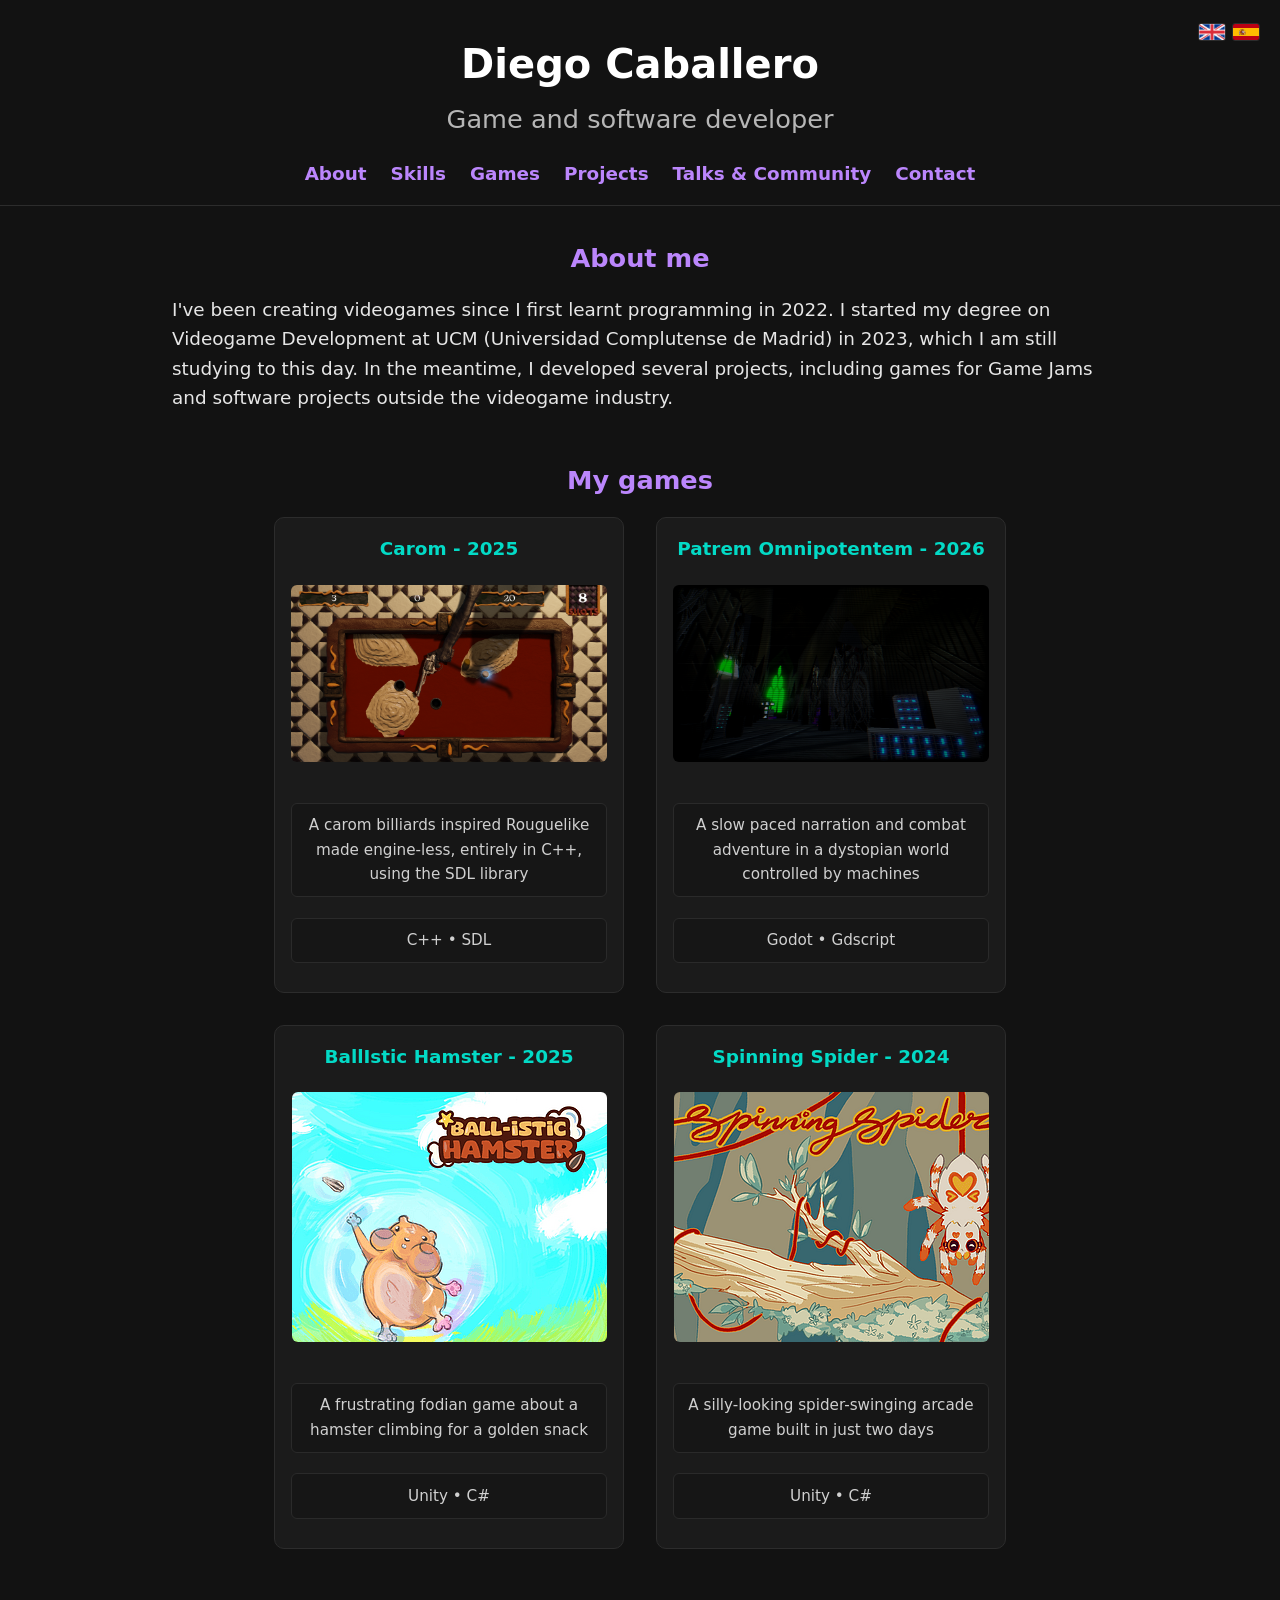
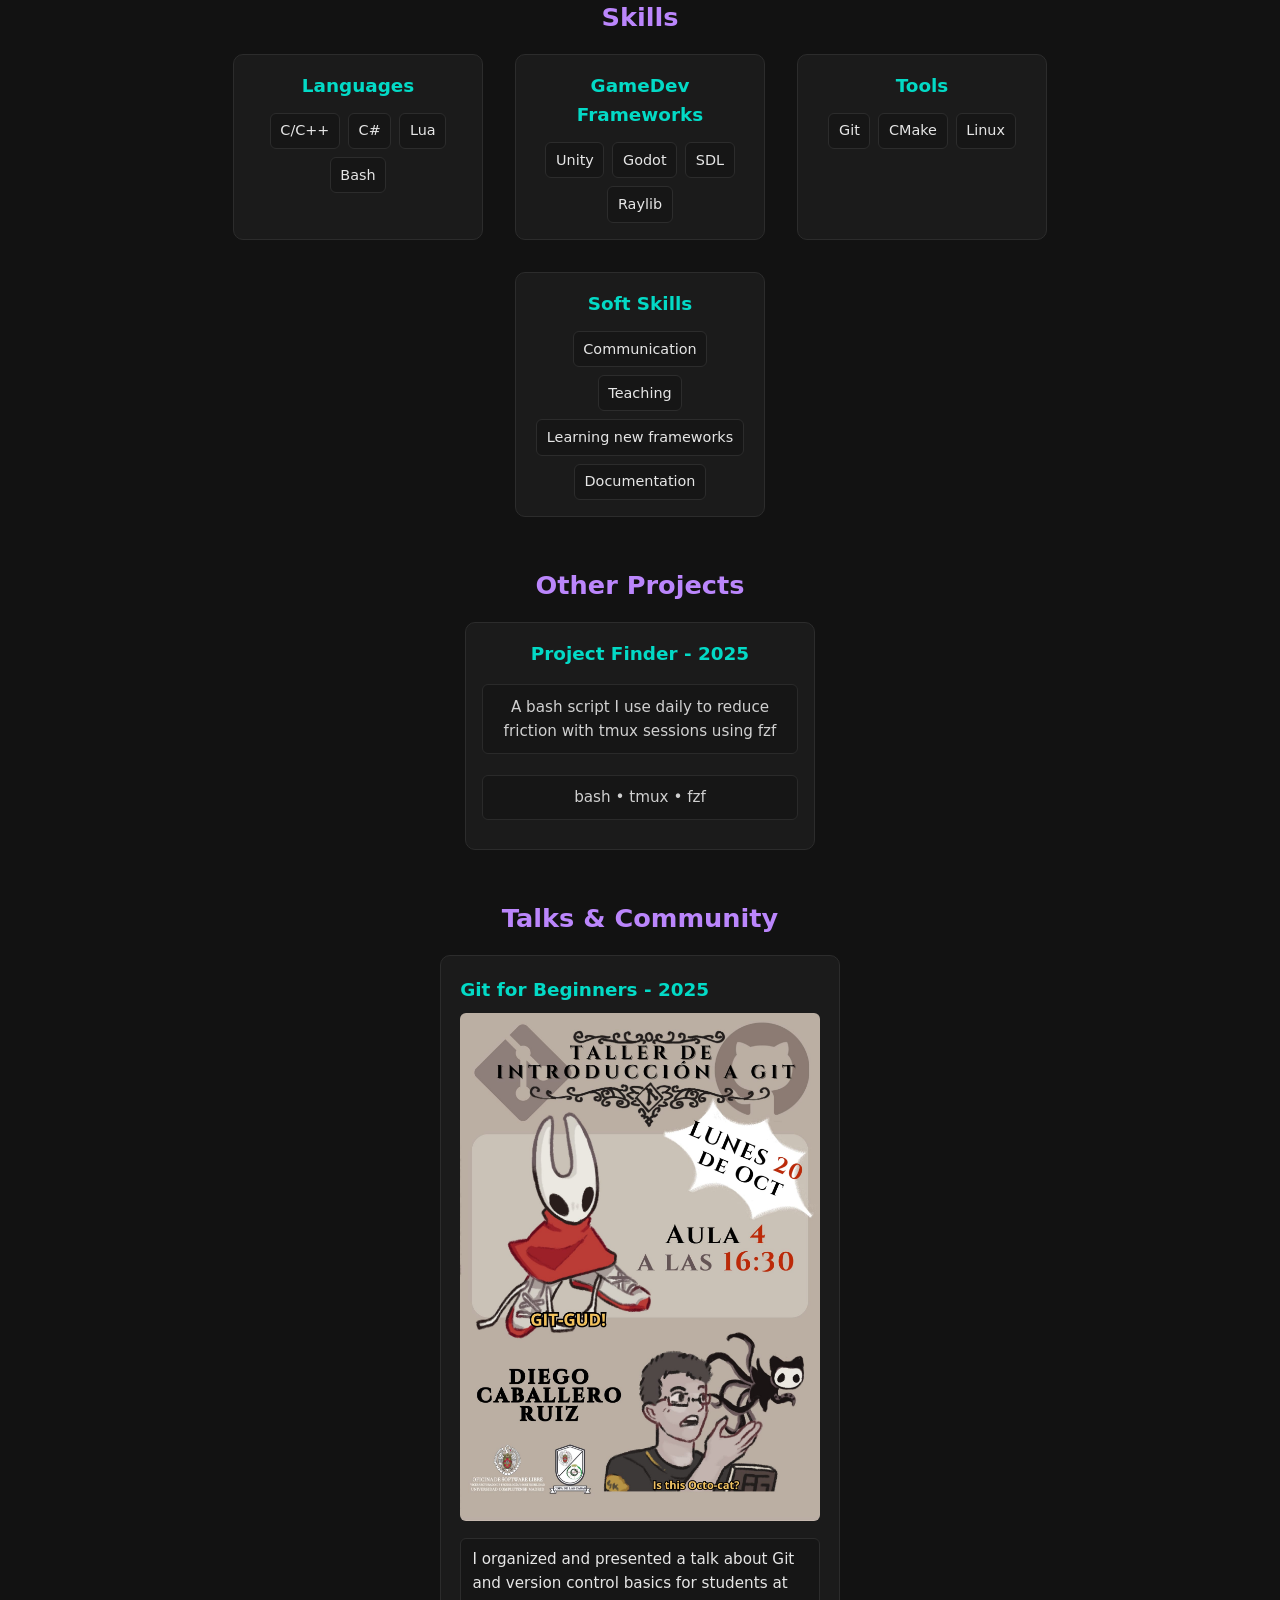
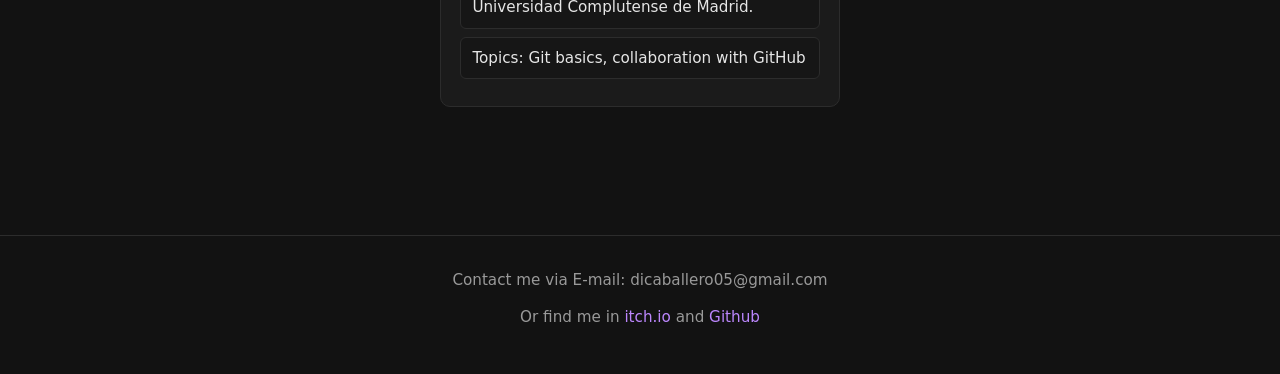
<file: index.html>
<!DOCTYPE html>
<html lang="en">

    <head>
        <meta charset="UTF-8">
        <meta name="viewport" content="width=device-width, initial-scale=1.0">
        <title>Diego Caballero - Portfolio</title>
        <link rel="stylesheet" href="style.css">
    </head>

    <body>
        <header class="site-header">

            <div class="header-top">
                <h1>Diego Caballero</h1>
                <h3>Game and software developer</h3>

                <div class="language-switcher">
                    <a href="index.html" title="English">
                        <img src="images/flag-en.png" alt="EN" />
                    </a>
                    <a href="spanish.html" title="Español">
                        <img src="images/flag-es.jpg" alt="ES" />
                    </a>
                </div>
            </div>

            <nav class="header-nav">
                <a href="#about">About</a>
                <a href="#skills">Skills</a>
                <a href="#games">Games</a>
                <a href="#projects">Projects</a>
                <a href="#talks">Talks & Community</a>
                <a href="#contact">Contact</a>
            </nav>

        </header>

        <main class="sections">
            <section id="about">
                <h3>About me</h3>
                <p>
                    I've been creating videogames since I first learnt programming in 2022. I started my degree on Videogame
                    Development at UCM (Universidad Complutense de Madrid) in 2023, which I am still studying to this day.
                    In
                    the meantime, I developed several projects, including games for Game Jams and software projects outside
                    the
                    videogame industry.
                </p>
            </section>


            <section id="games">
                <h3>My games</h3>
                <div class="gameContainer">
                    <div class="game">
                        <a href="https://ucm-fdi-disia.github.io/Carom/carom.html">
                            Carom - 2025
                        </a>
                        <a href="https://ucm-fdi-disia.github.io/Carom/carom.html">
                            <img src="images/Carom.png" alt="Carom/Image">
                        </a>
                        <p>
                            A carom billiards inspired Rouguelike made engine-less, entirely in C++, using the SDL library
                        </p>
                        <p>
                            C++ • SDL
                        </p>
                    </div>

                    <div class="game">
                        <a href="https://erierierieri.itch.io/patrem-omnipotentem">
                            Patrem Omnipotentem - 2026
                        </a>
                        <a href="https://erierierieri.itch.io/patrem-omnipotentem">
                            <img src="images/PatremOmnipotentem.png" alt="Patrem/Image">
                        </a>
                        <p>
                            <span></span> A slow paced narration and combat adventure in a dystopian world controlled by
                            machines
                        </p>
                        <p>
                            Godot • Gdscript
                        </p>
                    </div>

                    <div class="game">
                        <a href="https://diegocaballero.itch.io/ball-istic-hamster">
                            BallIstic Hamster - 2025
                        </a>
                        <a href="https://diegocaballero.itch.io/ball-istic-hamster">
                            <img src="images/BallIsticHamster.png" alt="BallIsticHamster/Image">
                        </a>
                        <p>
                            A frustrating fodian game about a hamster climbing for a golden snack
                        </p>
                        <p>
                            Unity • C#
                        </p>
                    </div>

                    <div class="game">
                        <a href="https://diegocaballero.itch.io/spinning-spider">
                            Spinning Spider - 2024
                        </a>
                        <a href="https://diegocaballero.itch.io/spinning-spider">
                            <img src="images/SpinningSpider.png" alt="SpinningSpider/Image">
                        </a>
                        <p>
                            A silly-looking spider-swinging arcade game built in just two days
                        </p>
                        <p>
                            Unity • C#
                        </p>
                    </div>
                </div>
            </section>

            <section id="skills">
                <h3>Skills</h3>
                <div class="skillsContainer">
                    <div class="skillCategory">
                        <h4>Languages</h4>
                        <div class="skillList">
                            <span>C/C++</span>
                            <span>C#</span>
                            <span>Lua</span>
                            <span>Bash</span>
                        </div>
                    </div>

                    <div class="skillCategory">
                        <h4>GameDev Frameworks</h4>
                        <div class="skillList">
                            <span>Unity</span>
                            <span>Godot</span>
                            <span>SDL</span>
                            <span>Raylib</span>
                        </div>
                    </div>

                    <div class="skillCategory">
                        <h4>Tools</h4>
                        <div class="skillList">
                            <span>Git</span>
                            <span>CMake</span>
                            <span>Linux</span>
                        </div>
                    </div>

                    <div class="skillCategory">
                        <h4>Soft Skills</h4>
                        <div class="skillList">
                            <span>Communication</span>
                            <span>Teaching</span>
                            <span>Learning new frameworks</span>
                            <span>Documentation</span>
                        </div>
                    </div>
                </div>
            </section>
            <section id="projects">
                <h3>Other Projects</h3>
                <div class="gameContainer">
                    <div class="game">
                        <a href="https://github.com/DiegoCaballeroRuiz/Project-Finder/tree/main">
                            Project Finder - 2025
                        </a>
                        <p>
                            A bash script I use daily to reduce friction with tmux sessions using fzf
                        </p>
                        <p>
                            bash • tmux • fzf
                        </p>
                    </div>
                </div>
            </section>

            <section id="talks">
                <h3>Talks & Community</h3>
                <div class="talkContainer">
                    <div class="talkCard">
                        <a href="https://github.com/DiegoCaballeroRuiz/Charla-git">
                            Git for Beginners - 2025
                        </a>
                        <a href="https://github.com/DiegoCaballeroRuiz/Charla-git">
                            <img src="images/CharlaGit.jpeg" alt="Git/Image">
                        </a>
                        <p>
                            I organized and presented a talk about Git and version control basics for students at Universidad Complutense de Madrid.
                        </p>
                        <p>
                            Topics: Git basics, collaboration with GitHub
                        </p>
                    </div>
                </div>
            </section>
        </main>

        <footer id="contact">
            <p>
                Contact me via E-mail: dicaballero05@gmail.com
            </p>
            <p>
                Or find me in
                <a href="https://diegocaballero.itch.io/">
                    itch.io
                </a>
                and
                <a href="https://github.com/DiegoCaballeroRuiz">
                    Github
                </a>
            </p>
        </footer>

    </body>
</html>
</file>
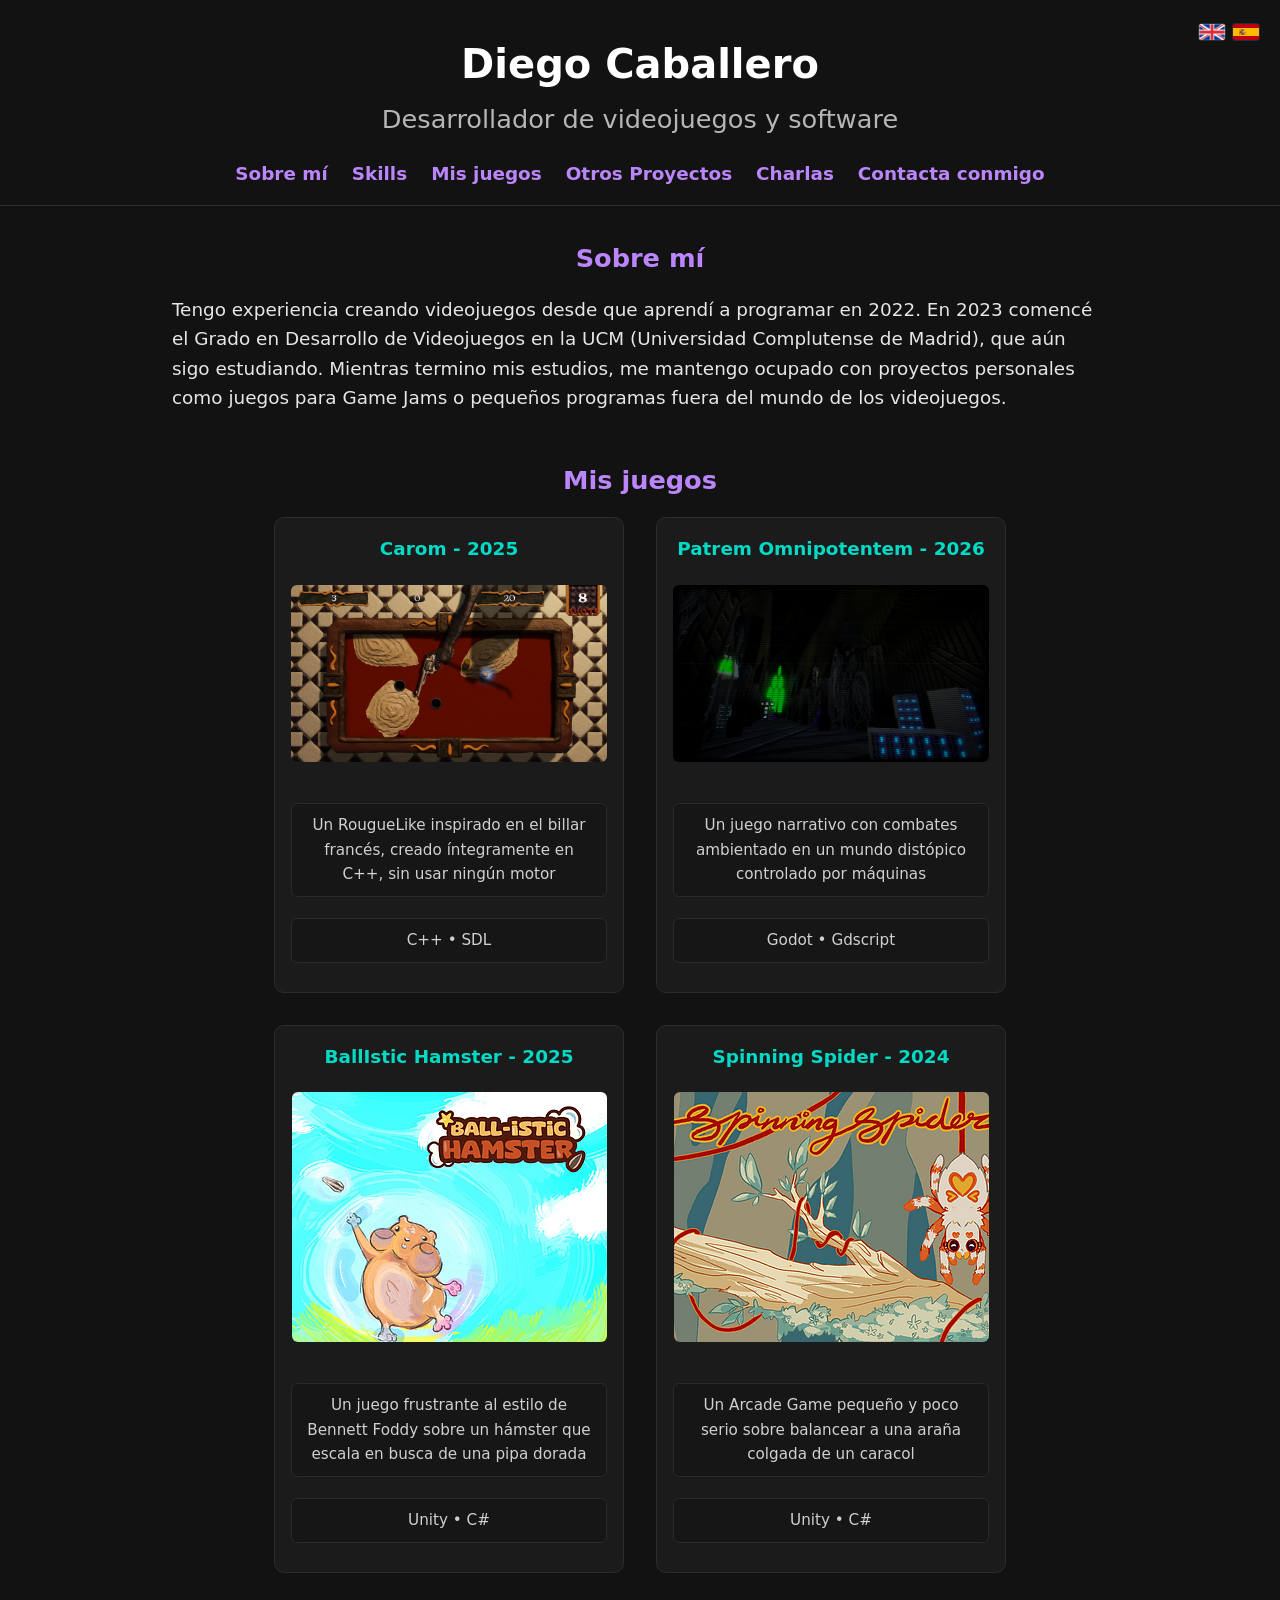
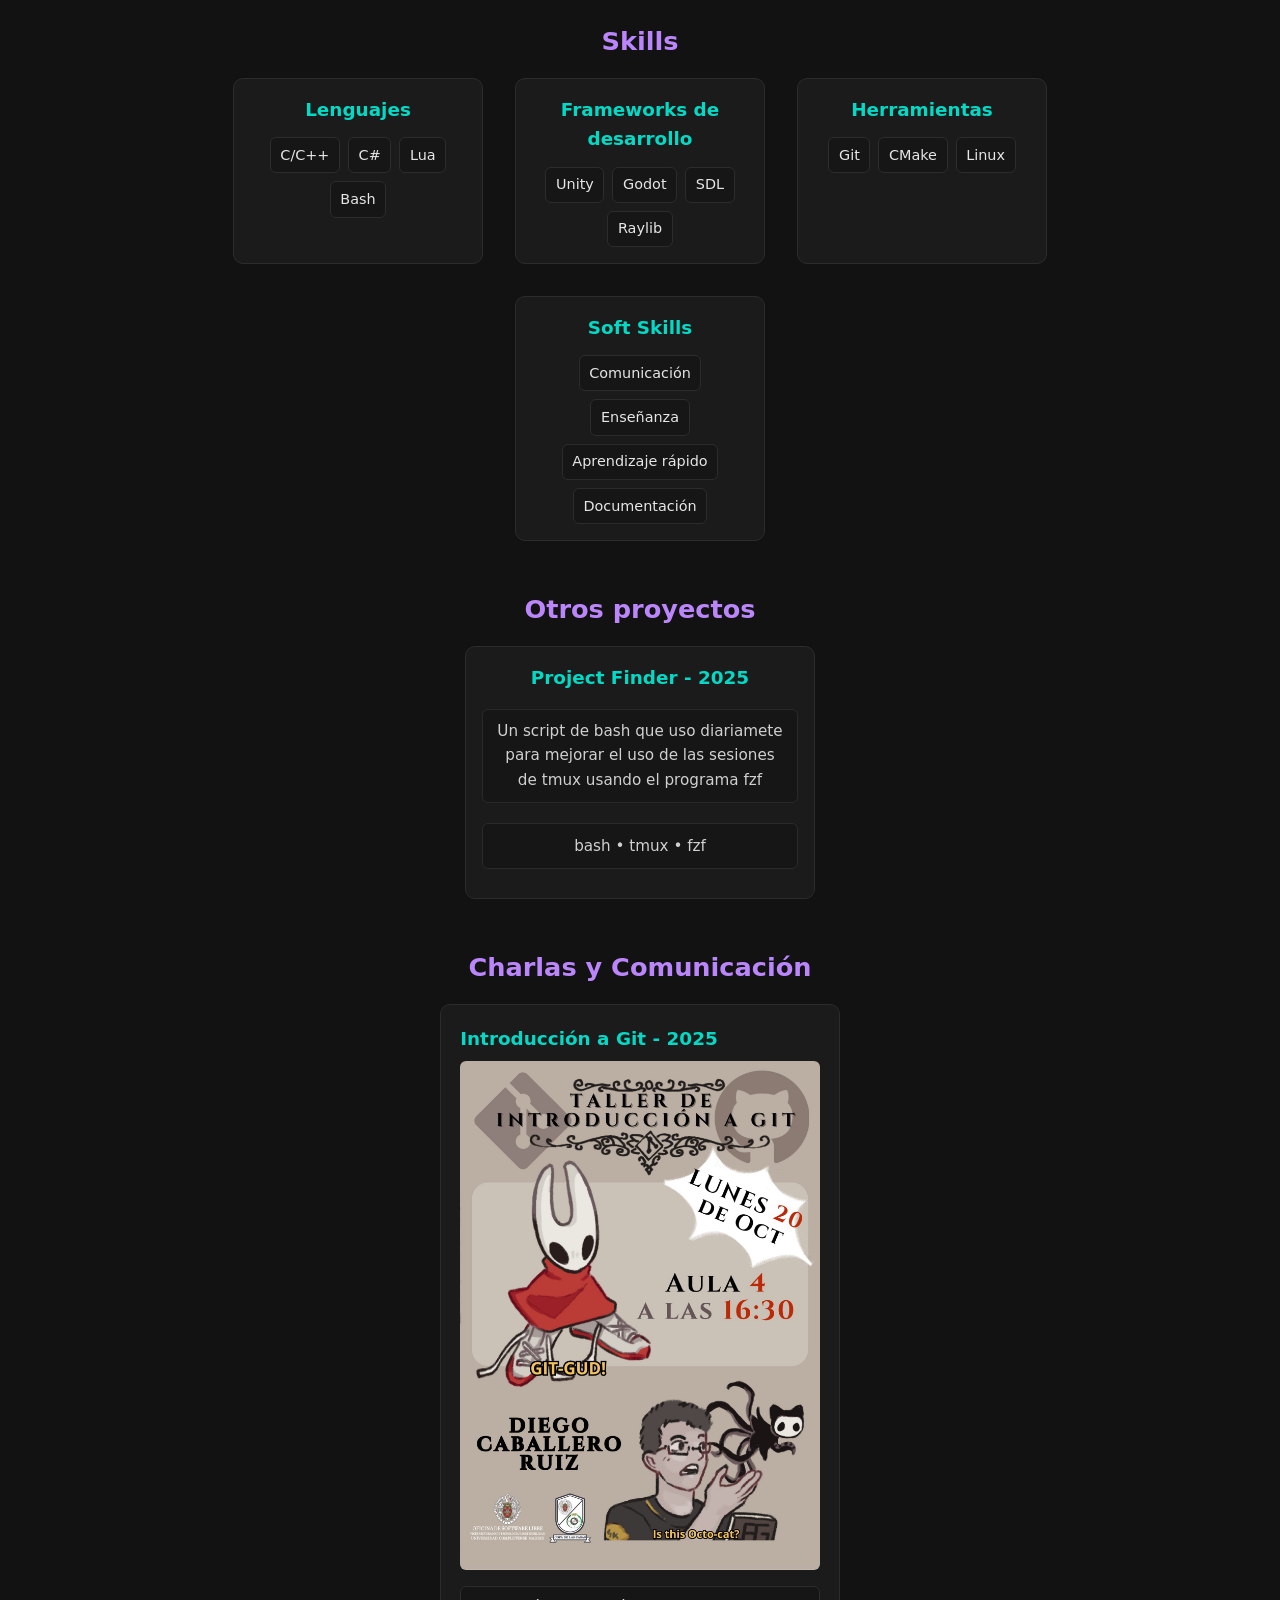
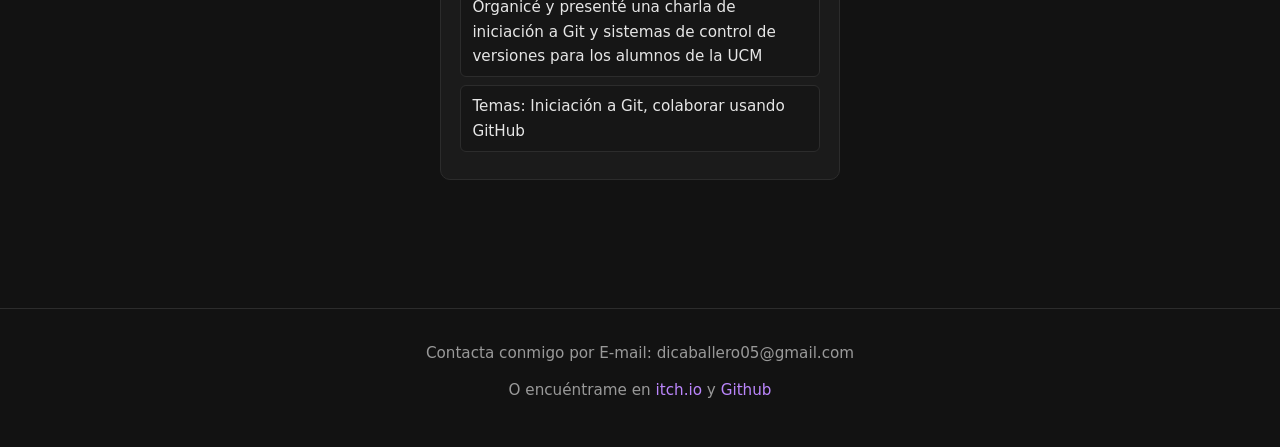
<file: spanish.html>
<!DOCTYPE html>
<html lang="en">

    <head>
        <meta charset="UTF-8">
        <meta name="viewport" content="width=device-width, initial-scale=1.0">
        <title>Diego Caballero - Portfolio</title>
        <link rel="stylesheet" href="style.css">
    </head>

    <body>
        <header class="site-header">

            <div class="header-top">
                <h1>Diego Caballero</h1>
                <h3>Desarrollador de videojuegos y software</h3>

                <div class="language-switcher">
                    <a href="index.html" title="English">
                        <img src="images/flag-en.png" alt="EN" />
                    </a>
                    <a href="spanish.html" title="Español">
                        <img src="images/flag-es.jpg" alt="ES" />
                    </a>
                </div>
            </div>

            <nav class="header-nav">
                <a href="#about">Sobre mí</a>
                <a href="#skills">Skills</a>
                <a href="#games">Mis juegos</a>
                <a href="#projects">Otros Proyectos</a>
                <a href="#talks">Charlas</a>
                <a href="#contact">Contacta conmigo</a>
            </nav>

        </header>
        <main class="sections">
            <section id="about">
                <h3>Sobre mí</h3>
                <p>
                    Tengo experiencia creando videojuegos desde que aprendí a programar en 2022. En 2023 comencé el Grado
                    en Desarrollo de Videojuegos en la UCM (Universidad Complutense de Madrid), que aún sigo estudiando.
                    Mientras termino mis estudios, me mantengo ocupado con proyectos personales como juegos para Game Jams o
                    pequeños programas fuera del mundo de los videojuegos.
                </p>
            </section>


            <section id="games">
                <h3>Mis juegos</h3>
                <div class="gameContainer">
                    <div class="game">
                        <a href="https://ucm-fdi-disia.github.io/Carom/carom.html">
                            Carom - 2025
                        </a>
                        <a href="https://ucm-fdi-disia.github.io/Carom/carom.html">
                            <img src="images/Carom.png" alt="Carom/Image">
                        </a>
                        <p>
                            Un RougueLike inspirado en el billar francés, creado íntegramente en C++, sin usar ningún motor
                        </p>
                        <p>
                            C++ • SDL
                        </p>
                    </div>

                    <div class="game">
                        <a href="https://erierierieri.itch.io/patrem-omnipotentem">
                            Patrem Omnipotentem - 2026
                        </a>
                        <a href="https://erierierieri.itch.io/patrem-omnipotentem">
                            <img src="images/PatremOmnipotentem.png" alt="Patrem/Image">
                        </a>
                        <p>
                            Un juego narrativo con combates ambientado en un mundo distópico controlado por máquinas
                        </p>
                        <p>
                            Godot • Gdscript
                        </p>
                    </div>

                    <div class="game">
                        <a href="https://diegocaballero.itch.io/ball-istic-hamster">
                            BallIstic Hamster - 2025
                        </a>
                        <a href="https://diegocaballero.itch.io/ball-istic-hamster">
                            <img src="images/BallIsticHamster.png" alt="BallIsticHamster/Image">
                        </a>
                        <p>
                            Un juego frustrante al estilo de Bennett Foddy sobre un hámster que escala en busca de una pipa dorada
                        </p>
                        <p>
                            Unity • C#
                        </p>
                    </div>

                    <div class="game">
                        <a href="https://diegocaballero.itch.io/spinning-spider">
                            Spinning Spider - 2024
                        </a>
                        <a href="https://diegocaballero.itch.io/spinning-spider">
                            <img src="images/SpinningSpider.png" alt="SpinningSpider/Image">
                        </a>
                        <p>
                            Un Arcade Game pequeño y poco serio sobre balancear a una araña colgada de un caracol
                        </p>
                        <p>
                            Unity • C#
                        </p>
                    </div>
                </div>
            </section>

            <section id="skills">
                <h3>Skills</h3>
                <div class="skillsContainer">
                    <div class="skillCategory">
                        <h4>Lenguajes</h4>
                        <div class="skillList">
                            <span>C/C++</span>
                            <span>C#</span>
                            <span>Lua</span>
                            <span>Bash</span>
                        </div>
                    </div>

                    <div class="skillCategory">
                        <h4>Frameworks de desarrollo</h4>
                        <div class="skillList">
                            <span>Unity</span>
                            <span>Godot</span>
                            <span>SDL</span>
                            <span>Raylib</span>
                        </div>
                    </div>

                    <div class="skillCategory">
                        <h4>Herramientas</h4>
                        <div class="skillList">
                            <span>Git</span>
                            <span>CMake</span>
                            <span>Linux</span>
                        </div>
                    </div>

                    <div class="skillCategory">
                        <h4>Soft Skills</h4>
                        <div class="skillList">
                            <span>Comunicación</span>
                            <span>Enseñanza</span>
                            <span>Aprendizaje rápido</span>
                            <span>Documentación</span>
                        </div>
                    </div>
                </div>
            </section>
            <section id="projects">
                <h3>Otros proyectos</h3>
                <div class="gameContainer">
                    <div class="game">
                        <a href="https://github.com/DiegoCaballeroRuiz/Project-Finder/tree/main">
                            Project Finder - 2025
                        </a>
                        <p>
                            Un script de bash que uso diariamete para mejorar el uso de las sesiones de tmux usando el programa fzf
                        </p>
                        <p>
                            bash • tmux • fzf
                        </p>
                    </div>
                </div>
            </section>

            <section id="talks">
                <h3>Charlas y Comunicación</h3>
                <div class="talkContainer">
                    <div class="talkCard">
                        <a href="https://github.com/DiegoCaballeroRuiz/Charla-git">
                            Introducción a Git - 2025
                        </a>
                        <a href="https://github.com/DiegoCaballeroRuiz/Charla-git">
                            <img src="images/CharlaGit.jpeg" alt="Git/Image">
                        </a>
                        <p>
                            Organicé y presenté una charla de iniciación a Git y sistemas de control de versiones para los alumnos de la UCM
                        </p>
                        <p>
                            Temas: Iniciación a Git, colaborar usando GitHub
                        </p>
                    </div>
                </div>
            </section>
        </main>


        <footer id="contact">
            <p>
                Contacta conmigo por E-mail: dicaballero05@gmail.com
            </p>
            <p>
                O encuéntrame en
                <a href="https://diegocaballero.itch.io/">
                    itch.io
                </a>
                y
                <a href="https://github.com/DiegoCaballeroRuiz">
                    Github
                </a>
            </p>
        </footer>

    </body>

</html>
</file>
<file: style.css>
* {
  margin: 0;
  padding: 0;
  box-sizing: border-box;
}

.site-header {
  text-align: center;
  padding: 2rem 1rem 1rem 1rem;
  border-bottom: 1px solid #2c2c2c;
  background-color: #121212;
  z-index: 1000;
}

.header-top h1 {
  font-size: 2.5rem;
  margin-bottom: 0.2rem;
  color: #ffffff;
}

.header-top h3 {
  font-weight: 400;
  opacity: 0.8;
  margin-bottom: 0.8rem;
  color: #e0e0e0;
}

.language-switcher {
  position: absolute;
  top: 20px;
  right: 20px;
  display: flex;
  gap: 6px;
}

.language-switcher img {
  width: 28px;
  height: 18px;
  cursor: pointer;
  border: 1px solid #2c2c2c;
  border-radius: 3px;
  transition: transform 0.2s ease;
}

.language-switcher img:hover {
  transform: scale(1.1);
  border-color: #bb86fc;
}

/* ---------- Navigation ---------- */
.header-nav {
  margin-top: 1.2rem;
  display: flex;
  justify-content: center;
  flex-wrap: wrap;
  gap: 1.5rem;
}

.header-nav a {
  text-decoration: none;
  color: #bb86fc;
  font-weight: bold;
  transition: color 0.2s ease;
}

.header-nav a:hover {
  color: #03dac6;
}

/* ---------- Responsive ---------- */
@media (max-width: 700px) {
  .header-nav {
    flex-direction: column;
    gap: 0.8rem;
  }
  
  .language-switcher {
    top: 10px;
    right: 10px;
  }
}

body {
  font-family: system-ui, -apple-system, Segoe UI, Roboto, sans-serif;
  font-size: 1.15rem;
  background-color: #121212;
  color: #e6e6e6;
  line-height: 1.6;

  overflow: auto; /* page still scrolls */
  scrollbar-width: none; /* Firefox */
  -ms-overflow-style: none; /* IE 10+ */
}

body::-webkit-scrollbar {
  width: 0px;
  background: transparent; /* optional: remove background */
}

.sections {
  max-width: 1000px;
  margin: auto;
  padding: 2rem;
}

section {
  margin-bottom: 3rem;
}

.title {
  text-align: center;
  padding: 3rem 1rem 2rem 1rem;
}

h1 {
  font-size: 2.8rem;
  color: white;
}

.title h3 {
  font-weight: 400;
  opacity: 0.8;
}

h3 {
  text-align: center;
  color: #bb86fc;
  margin-bottom: 1rem;
  font-size: 1.6rem;
}

h4 {
  color: #03dac6;
  margin-bottom: 0.5rem;
}

p {
  margin-bottom: 0.8rem;
}

.skillsContainer {
  display: flex;
  flex-wrap: wrap;
  justify-content: center;
  gap: 2rem;
}

.skillCategory {
  background-color: #1b1b1b;
  border: 1px solid #2c2c2c;
  border-radius: 10px;
  padding: 1rem 1.2rem;
  width: 250px;
  text-align: center;
}

.skillCategory h4 {
  margin-bottom: 0.8rem;
}

.skillList {
  display: flex;
  flex-wrap: wrap;
  justify-content: center;
  gap: 0.5rem;
}

.skillList span {
  background-color: #161616;
  border: 1px solid #2c2c2c;
  border-radius: 6px;
  padding: 0.35rem 0.6rem;
  font-size: 0.9rem;
}

.skillCategory:hover {
  transform: translateY(-4px);
  box-shadow: 0 8px 20px rgba(0,0,0,0.4);
}

.gameContainer {
  display: flex;
  flex-wrap: wrap;
  justify-content: center;
  gap: 2rem;
}

.game {
  background-color: #1b1b1b;
  border: 1px solid #2c2c2c;
  border-radius: 10px;
  padding: 1rem;
  width: 350px;
  text-align: center;

  display: flex;
  flex-direction: column;
  align-items: center;

  transition: transform 0.2s ease, box-shadow 0.2s ease;
}

.game:hover {
  transform: translateY(-5px);
  box-shadow: 0 8px 20px rgba(0,0,0,0.5);
}

.game p {
  background-color: #161616;
  border: 1px solid #2a2a2a;
  border-radius: 6px;
  padding: 0.6rem 0.8rem;
  margin-top: 0.5rem;
  font-size: 0.95rem;
  color: #d0d0d0;
  width: 100%;
}

.game img {
  width: 100%;
  border-radius: 6px;
  margin: 0.8rem 0 1rem 0;
}

.game a {
  color: #03dac6;
  text-decoration: none;
  font-weight: bold;
  margin-bottom: 0.5rem;
}

.game a:hover {
  text-decoration: underline;
}

.talkContainer {
  display: flex;
  justify-content: center;
  flex-wrap: wrap;
  gap: 2rem;
}

.talkCard {
  background-color: #1b1b1b;
  border: 1px solid #2c2c2c;
  border-radius: 10px;
  padding: 1.2rem;
  width: 400px;
  transition: transform 0.2s ease, box-shadow 0.2s ease;
}

.talkCard:hover {
  transform: translateY(-5px);
  box-shadow: 0 8px 20px rgba(0,0,0,0.5);
}

.talkCard p {
  background-color: #161616;
  border: 1px solid #2c2c2c;
  border-radius: 6px;
  padding: 0.5rem 0.7rem;
  margin-bottom: 0.5rem;
  font-size: 0.95rem;
}

.talkCard img {
  max-width: 100%;
  height: auto;
  border-radius: 6px;
  margin: 0.5rem 0;
}


.talkCard a {
  color: #03dac6;
  text-decoration: none;
  font-weight: bold;
  margin-bottom: 0.5rem;
}

.talkCard a:hover {
  text-decoration: underline;
}

footer {
  margin-top: 3rem;
  padding: 2rem 1rem;
  border-top: 1px solid #2c2c2c;
  text-align: center;
  font-size: 0.95rem;
  color: #999;
}

footer a {
  color: #bb86fc;
  text-decoration: none;
}

footer a:hover {
  text-decoration: underline;
}

html {
    scroll-behavior: smooth;
}

@media (max-width: 768px) {
  .game {
    width: 90%;
  }
}
</file>
